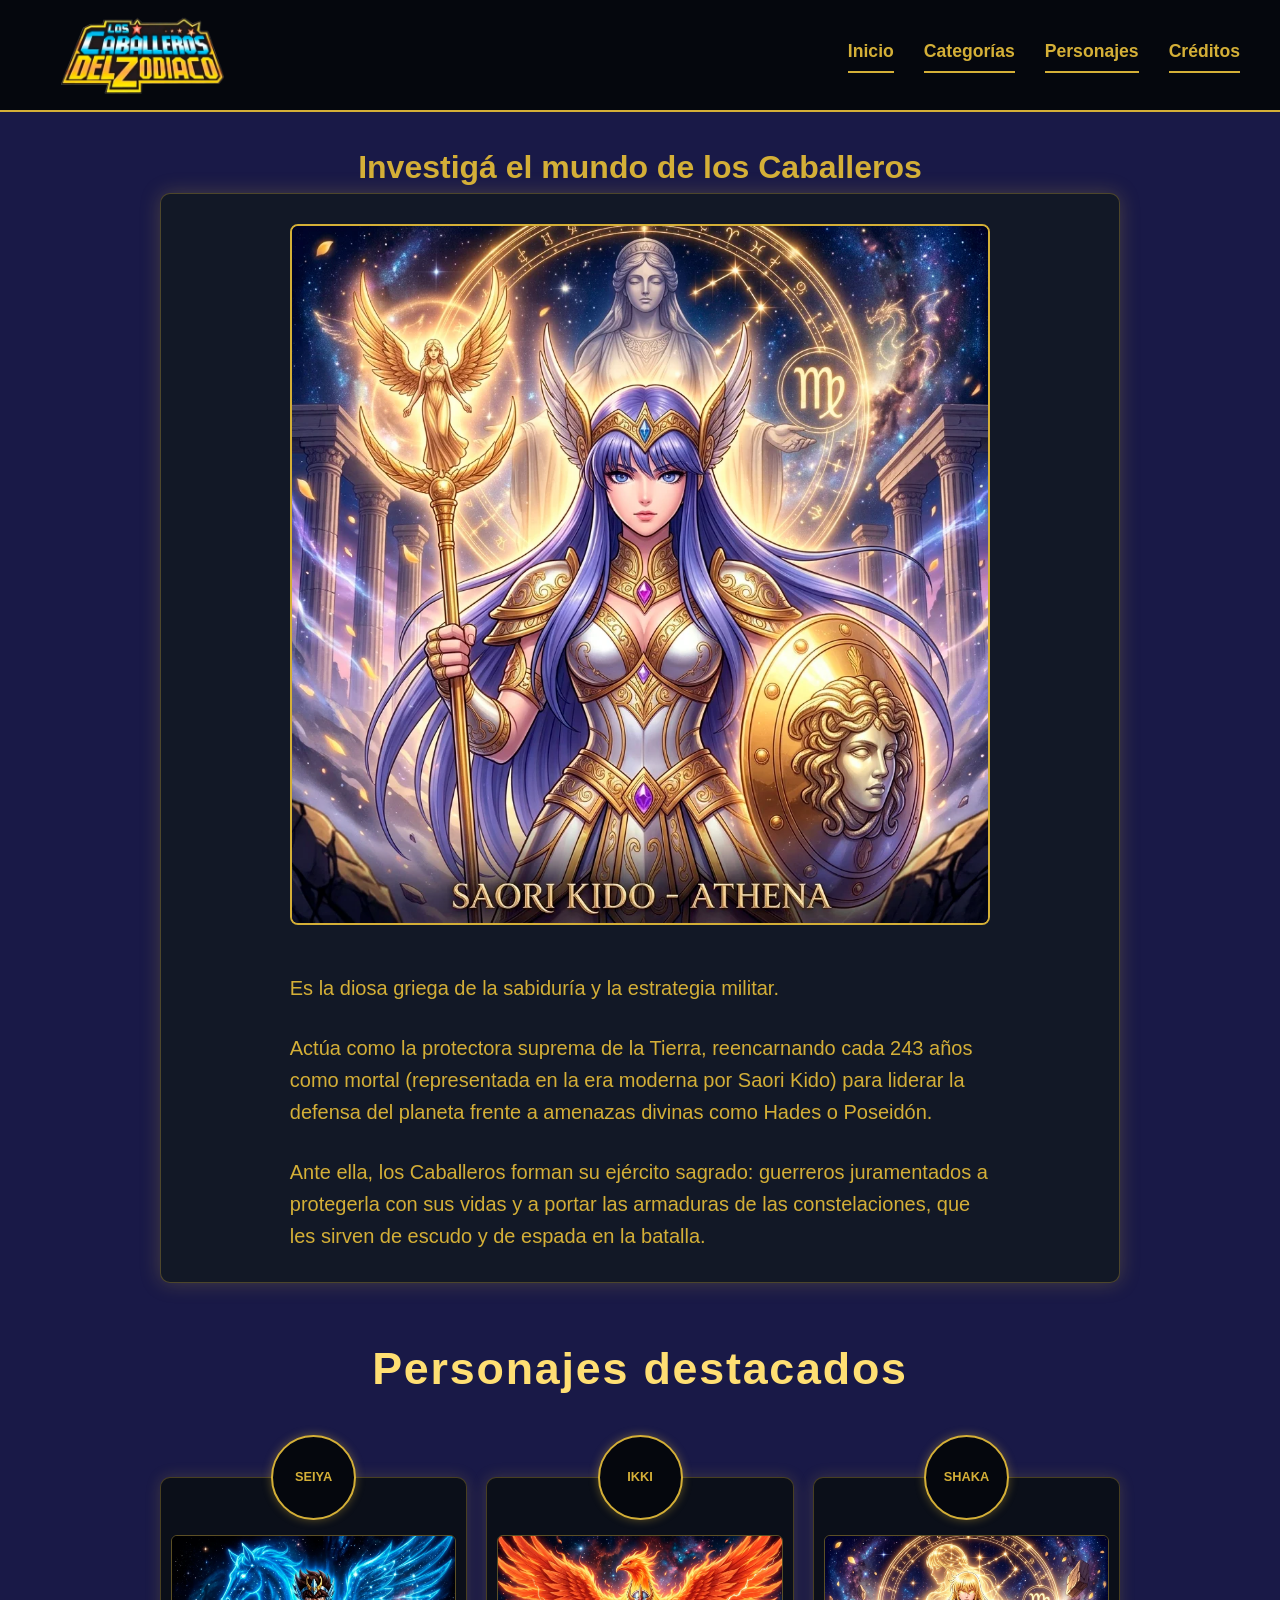
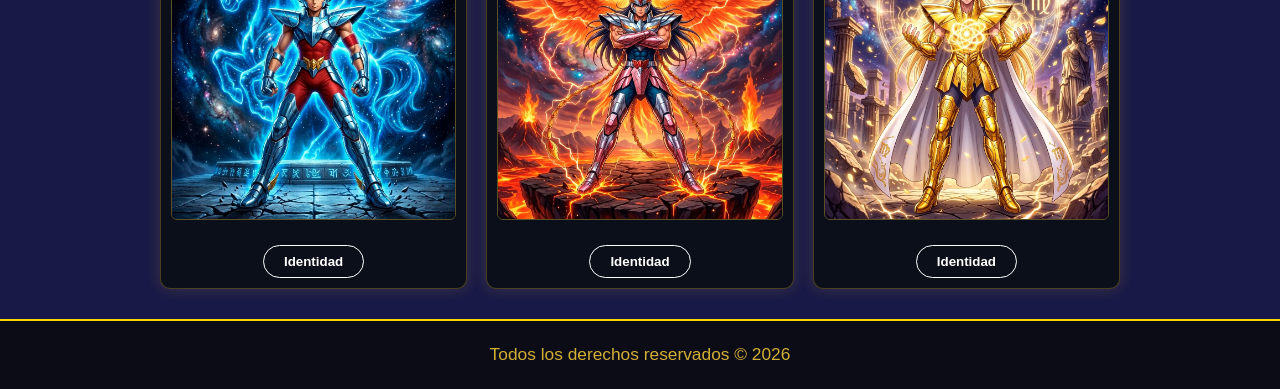
<file: index.html>
<!DOCTYPE html>
<html lang="es">
<head>
    <meta charset="UTF-8">
    <meta name="viewport" content="width=device-width, initial-scale=1.0">
    <meta name="description" content="Sitio educativo sin fines de lucro sobre Saint Seiya (Los Caballeros del Zodíaco): caballeros de Bronce, Plata y Oro, con fichas y características.">
    <title>El Mundo de los Caballeros</title>
    <link rel="stylesheet" href="css/estilos.css">
    <link rel="shortcut icon" href="img/logos/logo_nav.webp">
</head>

<body>
    <!-- Pantalla de bienvenida / Intro animada -->
<div id="intro-screen">
    <!-- Haces de luz dorada/blanca que convergen -->
    <div class="luz luz-izquierda"></div>
    <div class="luz luz-derecha"></div>
    <div class="luz luz-abajo"></div>
    <div class="luz luz-arriba"></div>

    <!-- Imagen del logo exclusivo para la animación -->
    <img src="img/logos/logo_principal.webp" alt="Logo Intro" class="logo-animado">
</div>
   <header>
    <nav>
        <a href="index.html" class="logo-nav">
            <img src="img/logos/logo_nav.webp" alt="Logo Los Caballeros del Zodíaco"> </a>
        <a href="index.html">Inicio</a>
        <a href="categorias.html">Categorías</a>
        <a href="personajes.html">Personajes</a>
        <a href="creditos.html">Créditos</a>
    </nav>
</header>
    <main>
        <h1>Investigá el mundo de los Caballeros</h1>

        <section class="seccion-athena">
            <!-- Imagen central de Athena añadida -->
            <div class="athena-container">
                <img src="img/principal/athena.webp" alt="Saori Kido (Athena)">
            </div>

            <p>Es la diosa griega de la sabiduría y la estrategia militar.</p>

            <p>Actúa como la protectora suprema de la Tierra, reencarnando cada 243 años como mortal (representada en la era
                moderna por Saori Kido) para liderar la defensa del planeta frente a amenazas divinas como Hades o Poseidón.</p>

            <p>Ante ella, los Caballeros forman su ejército sagrado: guerreros juramentados a protegerla con sus vidas y a
                portar las armaduras de las constelaciones, que les sirven de escudo y de espada en la batalla.</p>
        </section>

    <h2 class="titulo-personajes">Personajes destacados</h2>
        <div class="contenedor-personajes">      
            <div class="Seiya">
                 <h3>SEIYA</h3>
                <img src="img/principal/seiya.webp" alt="Seiya de Pegaso">
                <button type="button" class="btn-identidad" data-personaje="seiya">Identidad</button>
            </div>

            <div class="Ikki">
                <h3>IKKI</h3>
                <img src="img/principal/ikki.webp" alt="Ikki de Fénix">
                <button type="button" class="btn-identidad" data-personaje="ikki">Identidad</button>
            </div>

            <div class="Shaka">
                <h3>SHAKA</h3>
                <img src="img/principal/shaka.webp" alt="Shaka de Virgo">
                <button type="button" class="btn-identidad" data-personaje="shaka">Identidad</button>
            </div>
        </div>
</main>

<!-- VENTANA EMERGENTE (MODAL) DE IDENTIDAD -->
    <div id="modal-identidad" class="modal-overlay">
        <div class="modal-tarjeta">
            <button id="cerrar-modal" class="btn-cerrar">&times;</button>
            <h2 id="modal-nombre">Nombre</h2>
            <div class="modal-cuerpo">
                <p><strong>Constelación:</strong> <span id="modal-constelacion">-</span></p>
                <p><strong>Origen:</strong> <span id="modal-origen">-</span></p>
                <p><strong>Categoría:</strong> <span id="modal-categoria">-</span></p>
                <p><strong>Características principales:</strong> <span id="modal-caracteristicas">-</span></p>
            </div>
        </div>
    </div>
    <!-- Botón flotante para volver arriba -->
    <button type="button" class="volver-arriba" id="volver-arriba" aria-label="Volver arriba">
        <svg viewBox="0 0 24 24" aria-hidden="true" focusable="false">
            <path d="M12 19V5M5 12l7-7 7 7" fill="none" stroke="currentColor" stroke-width="2"
                stroke-linecap="round" stroke-linejoin="round" />
        </svg>
        <span class="volver-arriba-texto">Volver arriba</span>
    </button>

<footer class="footer-sitio">
        <p>Todos los derechos reservados &COPY; 2026</p>
</footer>

<script src="js/intro.js"></script>
<script src="js/identidad-modal.js"></script>
<script src="js/volver-arriba.js"></script>

</body>

</html>
</file>
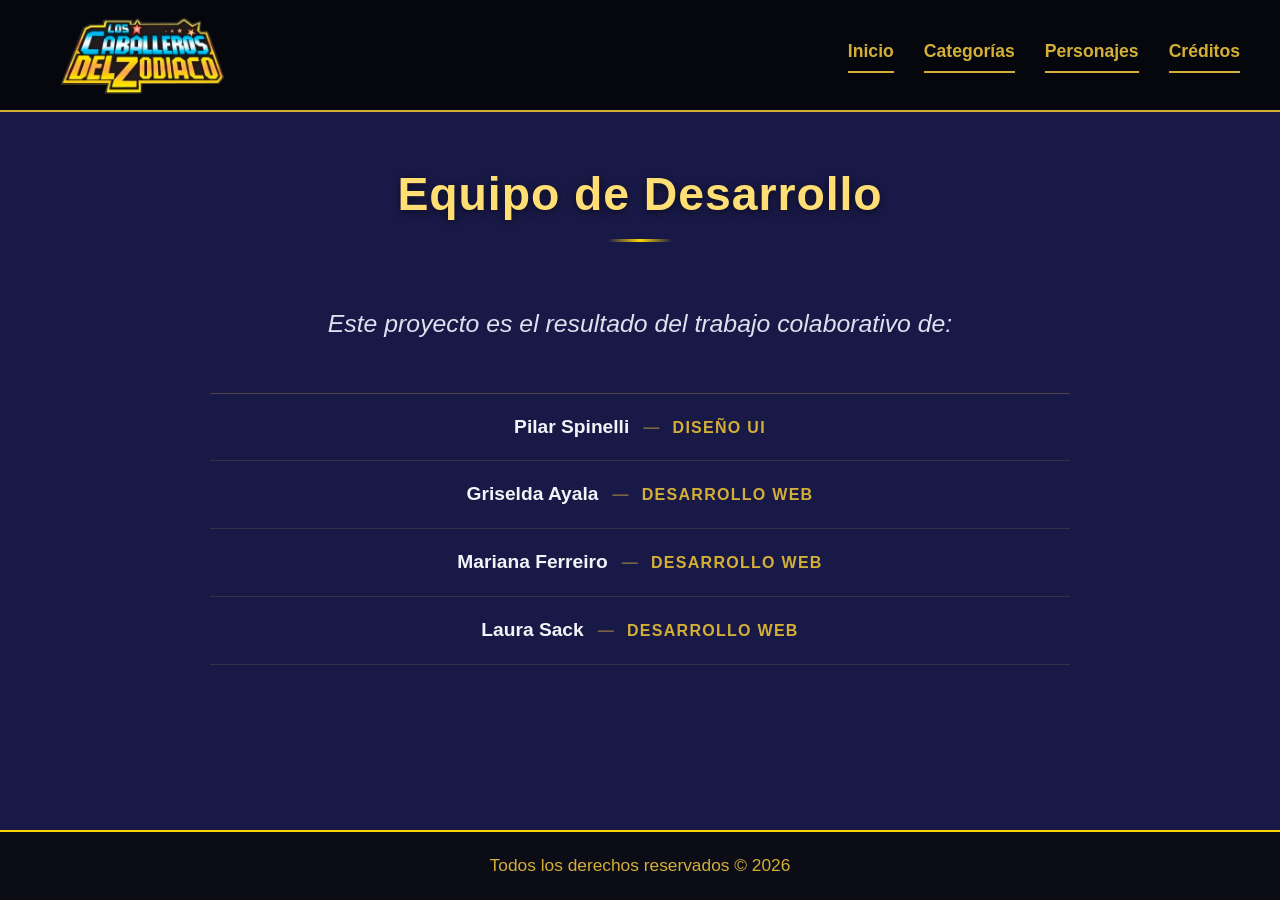
<file: creditos.html>
<!DOCTYPE html>
<html lang="es">

<head>
    <meta charset="UTF-8">
    <meta name="viewport" content="width=device-width, initial-scale=1.0">
    <meta name="description" content="Créditos de El Mundo de los Caballeros, proyecto educativo sin fines de lucro dedicado al universo de Saint Seiya (Los Caballeros del Zodíaco).">
    <title>Equipo de Desarrollo</title>
    <link rel="stylesheet" href="css/estilos.css">
    <link rel="shortcut icon" href="img/logos/logo_nav.webp">
</head>

<body>
    <header>
        <nav>
            <a href="index.html" class="logo-nav">
                <img src="img/logos/logo_nav.webp" alt="Logo Los Caballeros del Zodíaco">
            </a>
            <a href="index.html">Inicio</a>
            <a href="categorias.html">Categorías</a>
            <a href="personajes.html">Personajes</a>
            <a href="creditos.html">Créditos</a>
        </nav>
    </header>

    <main class="equipo-main">
        <h1 class="equipo-titulo">Equipo de Desarrollo</h1>
        <p class="equipo-intro">Este proyecto es el resultado del trabajo colaborativo de:</p>

        <ul class="equipo-lista">
            <li class="fila-equipo">
                <span class="fila-nombre">Pilar Spinelli</span>
                <span class="fila-rol">Diseño UI</span>
            </li>
            <li class="fila-equipo">
                <span class="fila-nombre">Griselda Ayala</span>
                <span class="fila-rol">Desarrollo web</span>
            </li>
            <li class="fila-equipo">
                <span class="fila-nombre">Mariana Ferreiro</span>
                <span class="fila-rol">Desarrollo web</span>
            </li>
            <li class="fila-equipo">
                <span class="fila-nombre">Laura Sack</span>
                <span class="fila-rol">Desarrollo web</span>
            </li>
        </ul>
    </main>

    <!-- Botón flotante para volver arriba -->
    <button type="button" class="volver-arriba" id="volver-arriba" aria-label="Volver arriba">
        <svg viewBox="0 0 24 24" aria-hidden="true" focusable="false">
            <path d="M12 19V5M5 12l7-7 7 7" fill="none" stroke="currentColor" stroke-width="2"
                stroke-linecap="round" stroke-linejoin="round" />
        </svg>
        <span class="volver-arriba-texto">Volver arriba</span>
    </button>

    <footer class="footer-sitio">
        <p>Todos los derechos reservados &COPY; 2026</p>
    </footer>

    <script src="js/volver-arriba.js"></script>
</body>

</html>
</file>
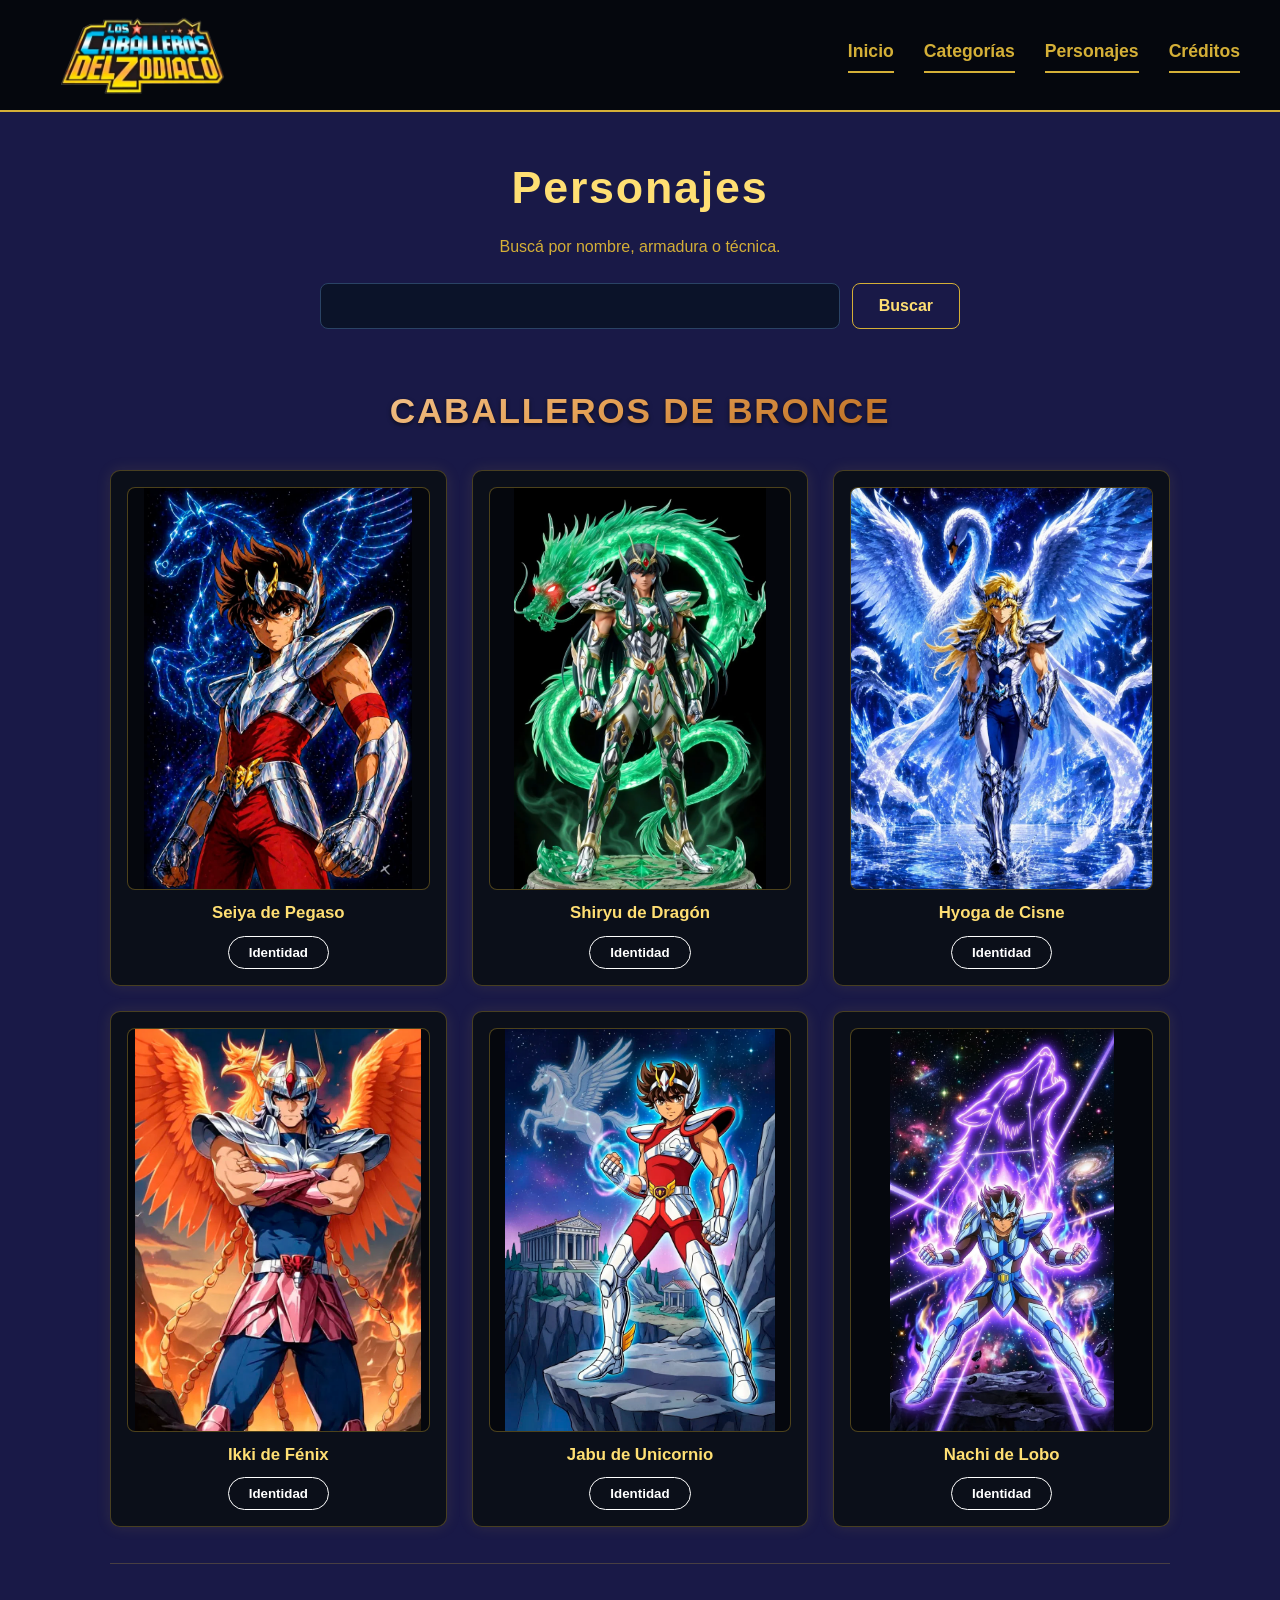
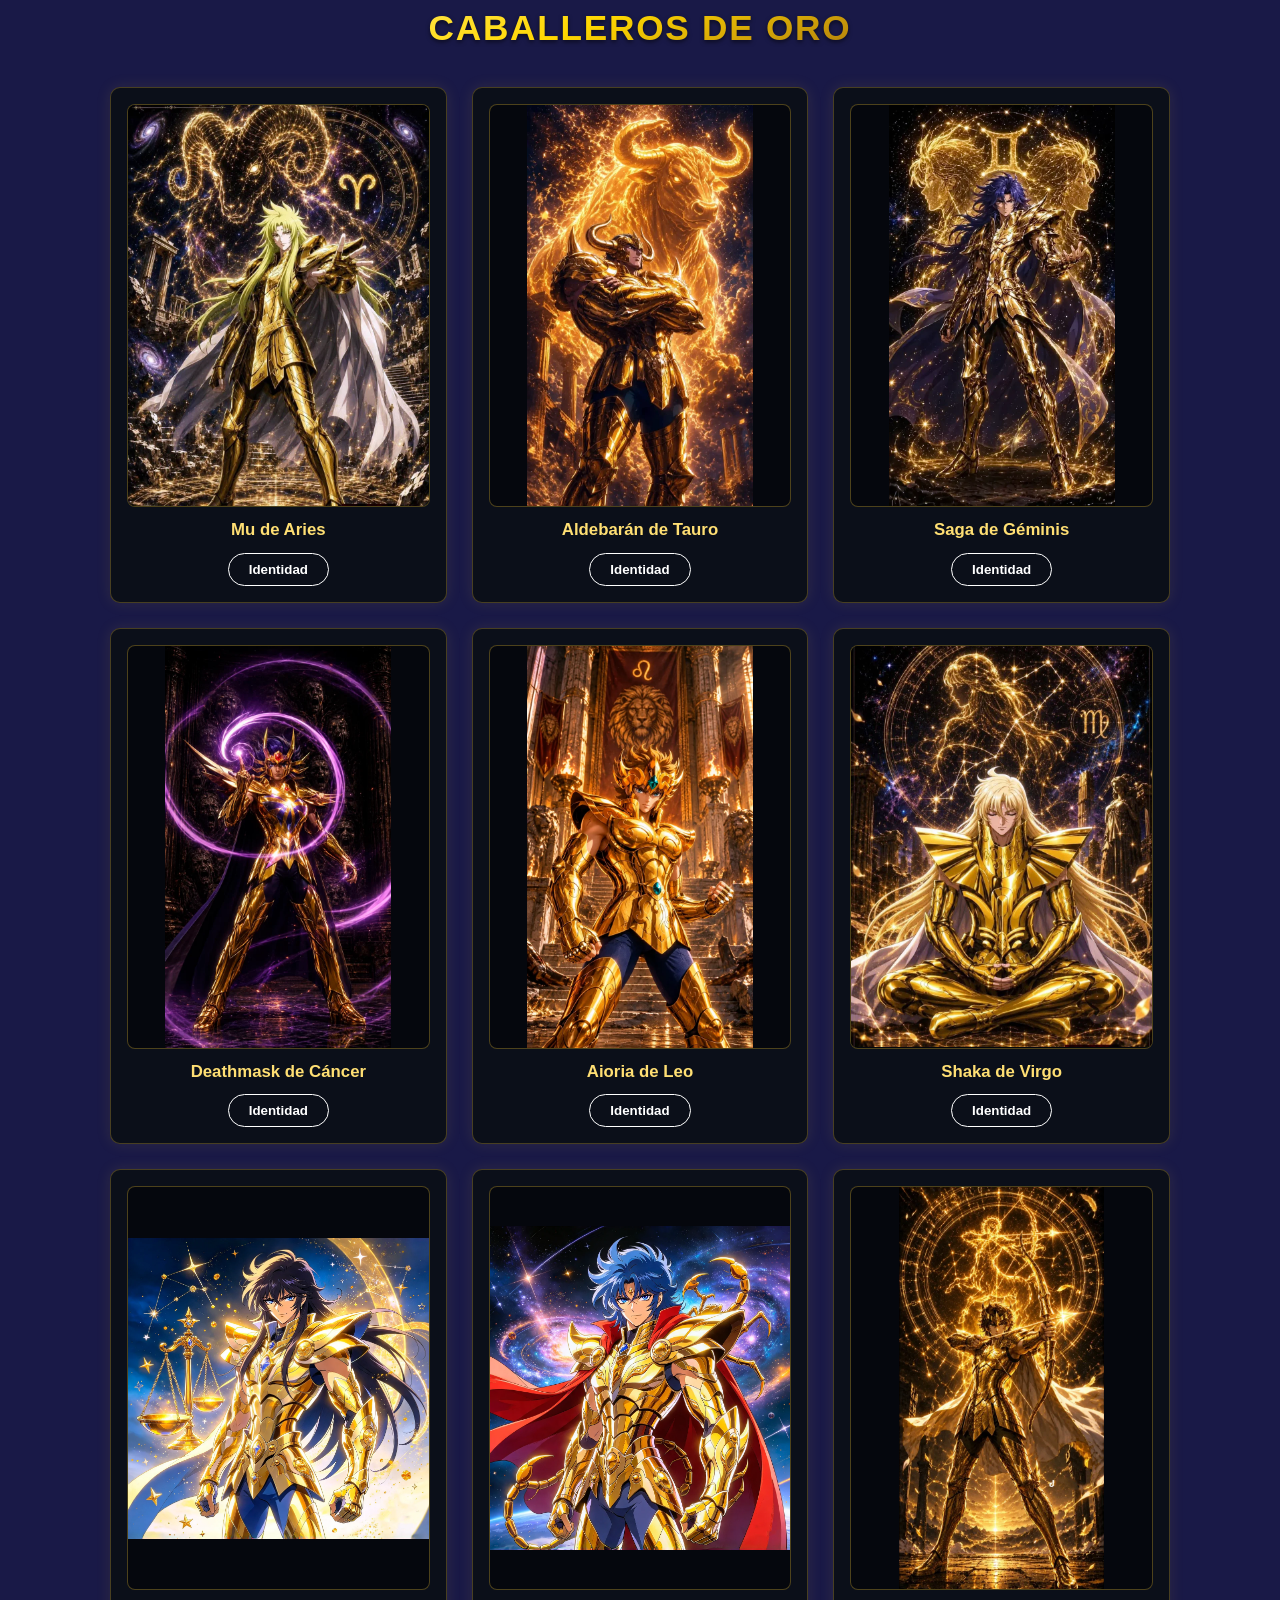
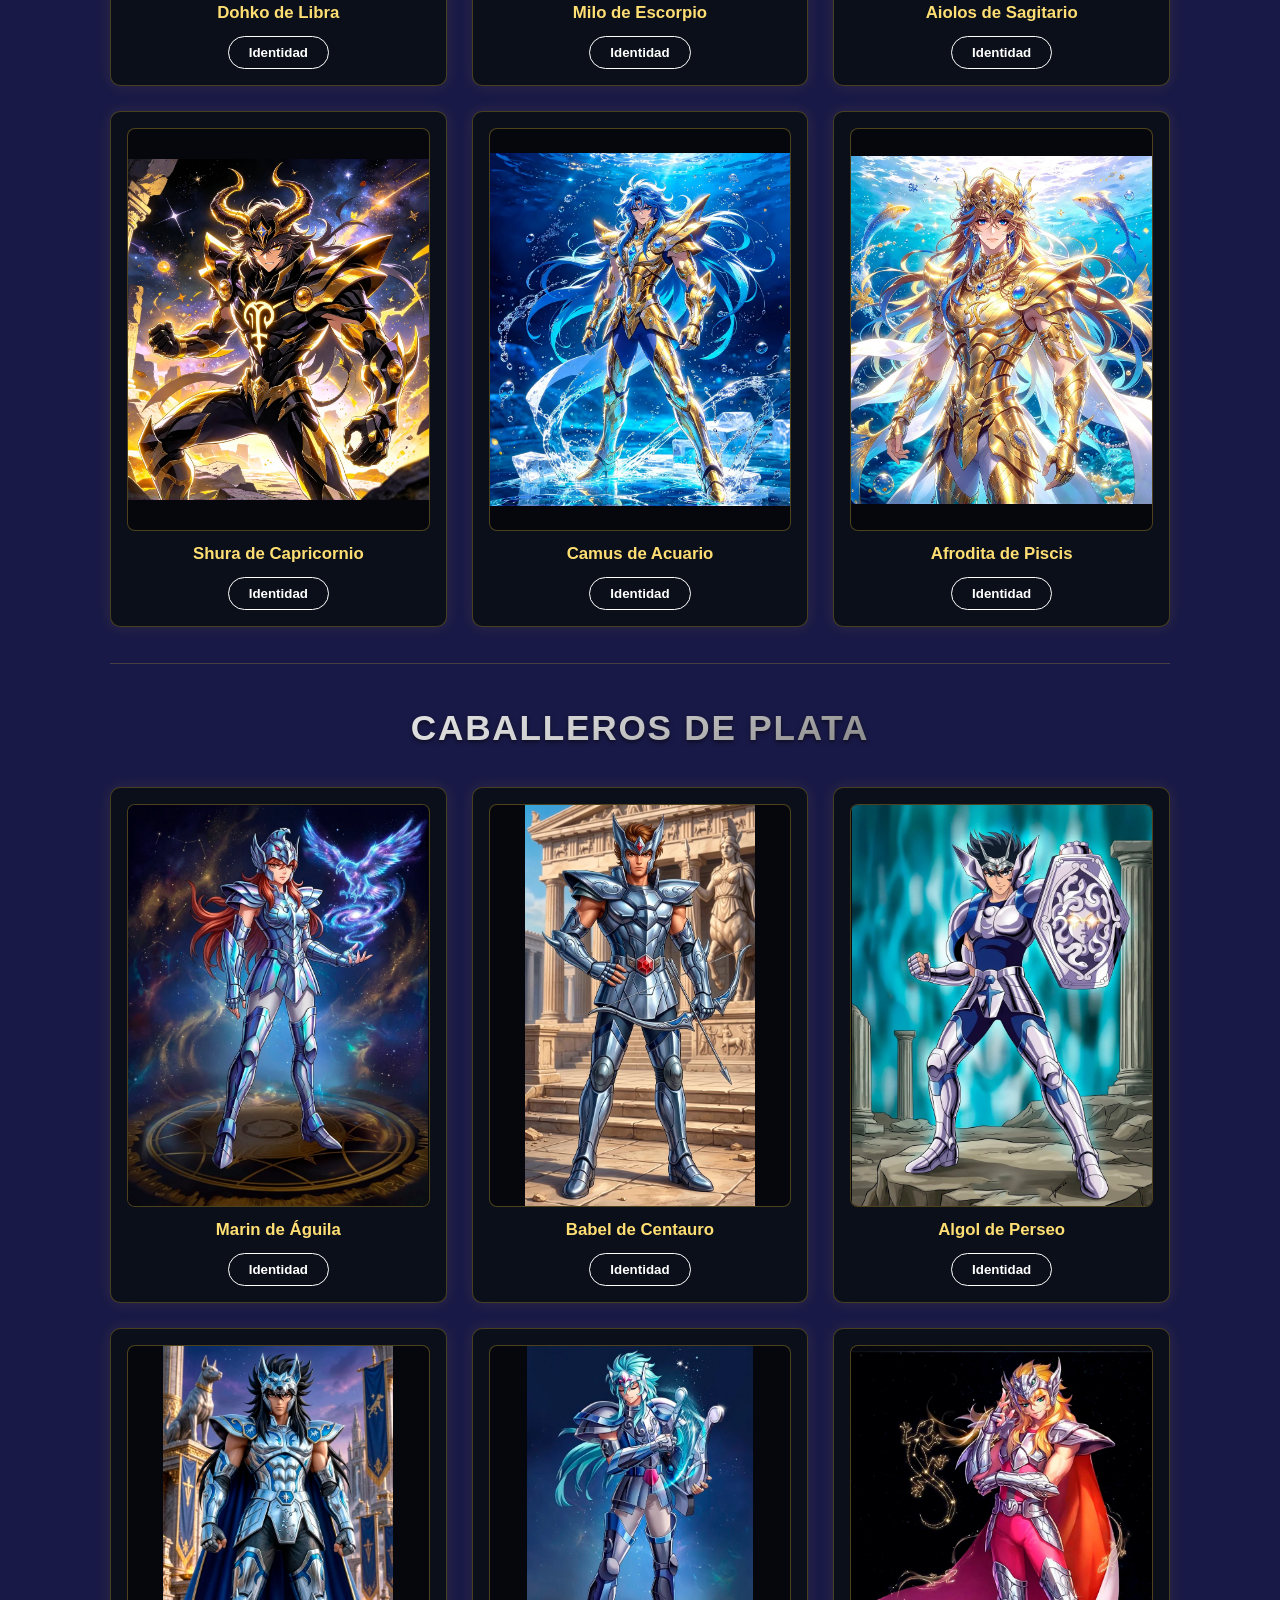
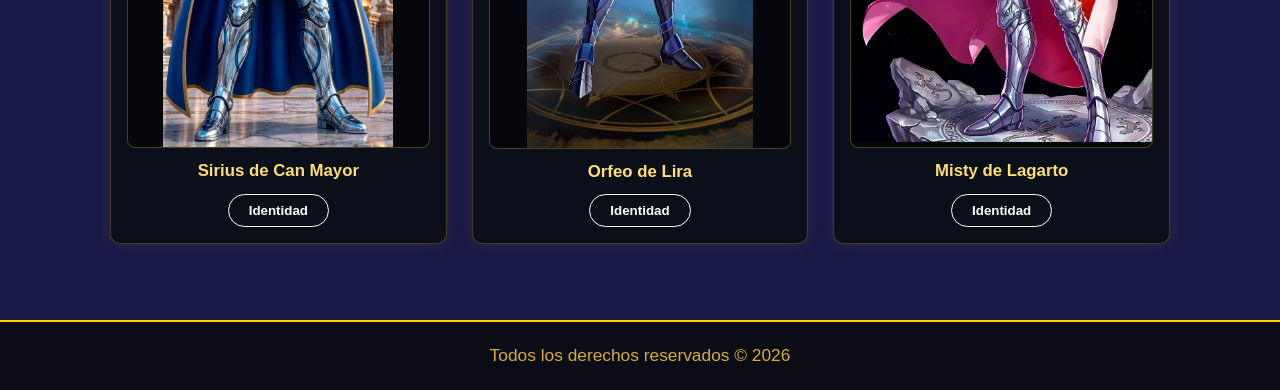
<file: personajes.html>
<!DOCTYPE html>
<html lang="es">

<head>
    <meta charset="UTF-8">
    <meta name="viewport" content="width=device-width, initial-scale=1.0">
    <meta name="description" content="Listado de personajes de Saint Seiya (Los Caballeros del Zodíaco) con buscador, fichas e imágenes: caballeros de Bronce, Plata y Oro. Proyecto educativo.">
    <title>Personajes | El Mundo de los Caballeros</title>
    <link rel="stylesheet" href="css/estilos.css">
    <link rel="shortcut icon" href="img/logos/logo_nav.webp">
</head>

<body>
    <header>
        <nav>
            <a href="index.html" class="logo-nav">
                <img src="img/logos/logo_nav.webp" alt="Logo Los Caballeros del Zodíaco">
            </a>
            <a href="index.html">Inicio</a>
            <a href="categorias.html">Categorías</a>
            <a href="personajes.html">Personajes</a>
            <a href="creditos.html">Créditos</a>
        </nav>
    </header>

    <main class="personajes-main">
        <h1 class="titulo-personajes">Personajes</h1>
        <p class="subtitulo-personajes">Buscá por nombre, armadura o técnica.</p>

        <form id="buscador-personajes" class="buscador-personajes" role="search">
            <input id="input-buscador" type="search"
                aria-label="Buscar personaje por nombre, armadura o técnica" autocomplete="off">
            <button type="submit" class="btn-buscar">Buscar</button>
        </form>

        <p id="mensaje-busqueda" class="mensaje-busqueda" role="status" hidden></p>

        <!-- El JS genera acá las secciones Bronce, Oro y Plata -->
        <div id="contenedor-personajes"></div>
    </main>

    <footer class="footer-sitio">
        <p>Todos los derechos reservados &COPY; 2026</p>
    </footer>

    <!-- Modal propio de la página de personajes -->
    <div class="modal-ficha-overlay" id="modal-ficha" role="dialog" aria-modal="true"
        aria-labelledby="modal-ficha-nombre" aria-hidden="true">
        <div class="modal-ficha-tarjeta">
            <button type="button" class="modal-ficha-cerrar" id="modal-ficha-cerrar"
                aria-label="Cerrar ficha">&times;</button>

            <div class="modal-ficha-encabezado">
                <div class="modal-ficha-foto">
                    <img id="modal-ficha-imagen" alt="" decoding="async">
                    <span class="modal-ficha-sin-imagen">Imagen no disponible</span>
                </div>
                <div>
                    <h2 class="modal-ficha-nombre" id="modal-ficha-nombre"></h2>
                    <p class="modal-ficha-categoria" id="modal-ficha-categoria"></p>
                </div>
            </div>

            <dl class="modal-ficha-datos">
                <div>
                    <dt>Altura</dt>
                    <dd id="modal-ficha-altura">—</dd>
                </div>
                <div>
                    <dt>Peso</dt>
                    <dd id="modal-ficha-peso">—</dd>
                </div>
                <div>
                    <dt>Edad</dt>
                    <dd id="modal-ficha-edad">—</dd>
                </div>
                <div>
                    <dt>Procedencia</dt>
                    <dd id="modal-ficha-procedencia">—</dd>
                </div>
                <div>
                    <dt>Armadura</dt>
                    <dd id="modal-ficha-armadura">—</dd>
                </div>
                <div>
                    <dt>Técnica</dt>
                    <dd id="modal-ficha-tecnica">—</dd>
                </div>
                <div class="modal-ficha-descripcion">
                    <dt>Descripción</dt>
                    <dd id="modal-ficha-descripcion">—</dd>
                </div>
            </dl>
        </div>
    </div>

    <!-- Botón flotante para volver arriba (aparece al llegar al final) -->
    <button type="button" class="volver-arriba" id="volver-arriba" aria-label="Volver arriba">
        <svg viewBox="0 0 24 24" aria-hidden="true" focusable="false">
            <path d="M12 19V5M5 12l7-7 7 7" fill="none" stroke="currentColor" stroke-width="2"
                stroke-linecap="round" stroke-linejoin="round" />
        </svg>
        <span class="volver-arriba-texto">Volver arriba</span>
    </button>

    <script src="data/personajes.js"></script>
    <script src="js/personajes.js"></script>
    <script src="js/volver-arriba.js"></script>
</body>

</html>
</file>
<file: css/estilos.css>
* {
    margin: 0;
    padding: 0;
    box-sizing: border-box;
}

/* ==========================================
   --- PANTALLA DE INTRO / ANIMACIÓN LOGO ---
   ========================================== */

#intro-screen {
    position: fixed;
    top: 0;
    left: 0;
    width: 100vw;
    height: 100vh;
    background-color: #05070d; 
    z-index: 9999;
    display: flex;
    justify-content: center;
    align-items: center;
    overflow: hidden;
    /* Aumentamos el tiempo total: la intro dura ahora 5.5s en total */
    animation: ocultarIntro 1s ease-in-out 5.0s forwards;
}

/* Base de los haces de luz */
.luz {
    position: absolute;
    background: linear-gradient(to right, rgba(255, 255, 255, 0.9), rgba(212, 175, 55, 0.9), rgba(255, 223, 115, 0));
    filter: blur(8px);
    box-shadow: 0 0 25px #d4af37, 0 0 40px #ffffff;
    opacity: 0;
}

/* 1. Luz desde la izquierda (Más lenta: 1.5s) */
.luz-izquierda {
    width: 60vw;
    height: 6px;
    top: 50%;
    left: -60vw;
    animation: entrarIzquierda 1.5s cubic-bezier(0.25, 1, 0.5, 1) 0.2s forwards;
}

/* 2. Luz desde la derecha (Más lenta: 1.5s) */
.luz-derecha {
    width: 60vw;
    height: 6px;
    top: 50%;
    right: -60vw;
    transform: rotate(180deg);
    animation: entrarDerecha 1.5s cubic-bezier(0.25, 1, 0.5, 1) 0.2s forwards;
}

/* 3. Luz desde abajo (Más lenta: 1.5s) */
.luz-abajo {
    width: 6px;
    height: 60vh;
    left: 50%;
    bottom: -60vh;
    background: linear-gradient(to top, rgba(255, 255, 255, 0.9), rgba(212, 175, 55, 0.9), rgba(255, 223, 115, 0));
    animation: entrarAbajo 1.5s cubic-bezier(0.25, 1, 0.5, 1) 0.2s forwards;
}

/* 4. Luz desde arriba (Más lenta: 1.5s) */
.luz-arriba {
    width: 6px;
    height: 60vh;
    left: 50%;
    top: -60vh;
    background: linear-gradient(to bottom, rgba(255, 255, 255, 0.9), rgba(212, 175, 55, 0.9), rgba(255, 223, 115, 0));
    animation: entrarArriba 1.5s cubic-bezier(0.25, 1, 0.5, 1) 0.2s forwards;
}

/* Imagen del Logo Deslizante (Más grande e imponente) */
.logo-animado {
    max-width: 480px; /* Incrementado para que se vea más grande */
    width: 85%;       /* Ocupa mayor porcentaje en pantallas chicas */
    height: auto;
    position: absolute;
    top: -350px; 
    opacity: 0;
    /* Descenso más pausado y elegante (1.5s) que arranca cuando las luces convergen (a los 1.6s) */
    animation: deslizarLogo 1.5s cubic-bezier(0.175, 0.885, 0.32, 1.275) 1.6s forwards;
}

/* --- KEYFRAMES / SECUENCIAS DE ANIMACIÓN --- */

@keyframes entrarIzquierda {
    0% { left: -60vw; opacity: 0; }
    50% { opacity: 1; }
    100% { left: 50%; opacity: 1; width: 0; }
}

@keyframes entrarDerecha {
    0% { right: -60vw; opacity: 0; }
    50% { opacity: 1; }
    100% { right: 50%; opacity: 1; width: 0; }
}

@keyframes entrarAbajo {
    0% { bottom: -60vh; opacity: 0; }
    50% { opacity: 1; }
    100% { bottom: 50%; opacity: 1; height: 0; }
}

@keyframes entrarArriba {
    0% { top: -60vh; opacity: 0; }
    50% { opacity: 1; }
    100% { top: 50%; opacity: 1; height: 0; }
}

@keyframes deslizarLogo {
    0% {
        top: -350px;
        opacity: 0;
        transform: scale(0.5);
    }
    70% {
        top: 50%;
        transform: translateY(-50%) scale(1.03); 
        opacity: 1;
        filter: drop-shadow(0 0 30px rgba(212, 175, 55, 0.9));
    }
    100% {
        top: 50%;
        transform: translateY(-50%) scale(1);
        opacity: 1;
        filter: drop-shadow(0 0 20px rgba(212, 175, 55, 0.7));
    }
}

@keyframes ocultarIntro {
    0% { opacity: 1; visibility: visible; }
    100% { opacity: 0; visibility: hidden; }
}

/* Fondo general del cuerpo (azul oscuro profundo) */
body {
    background-color: #191947; /* Azul oscuro profundo */
    color: #d4af37; /* Color dorado para el texto */
    font-family: Arial, sans-serif;
    line-height: 1.6;
    /* Columna de altura mínima para que el footer quede siempre al pie */
    min-height: 100vh;
    min-height: 100dvh;
    display: flex;
    flex-direction: column;
    align-items: center;
}

/* --- HEADER Y NAVEGACIÓN --- */
header {
    background-color: #05070d; 
    padding: 15px 30px;
    border-bottom: 2px solid #d4af37; 
}

nav {
    display: flex;
    align-items: center;
    gap: 30px;
    width: 100%;
    max-width: 1200px;
    margin: 0 auto; /* Centra la barra completa si hay espacio de sobra */
}

/* Estilo del logo: se alinea a la izquierda y se le da un margen para que no se pegue al borde */
.logo-nav {
    margin-right: auto; /* Esto empuja todo lo demás (los links) hacia la derecha */
    margin-left: 20px;  /* Separa el logo del borde izquierdo de la pantalla */
}

.logo-nav img {
    height: 80px; 
    width: auto;
    display: block;
}

/* Enlaces del nav con color dorado y la línea de vínculo abajo */
nav a:not(.logo-nav) {
    color: #d4af37; 
    text-decoration: none;
    font-weight: bold;
    font-size: 1.1rem;
    padding-bottom: 5px; /* Espacio para que la línea no quede pegada al texto */
    border-bottom: 2px solid #d4af37; /* Línea estática debajo de cada enlace */
    transition: all 0.3s ease;
}

/* Efecto al pasar el mouse por los enlaces */
nav a:not(.logo-nav):hover {
    color: #ffdf73; 
    border-bottom-color: #ffdf73; /* La línea también brilla o aclara al pasar el mouse */
    text-shadow: 0 0 5px rgba(212, 175, 55, 0.5);
}

/* --- CONTENIDO PRINCIPAL (MAIN) --- */
main {
    max-width: 1000px;
    margin: 30px auto;
    padding: 0 20px;
    text-align: center;
    flex: 1 0 auto;
    width: 100%;
}

/* Header y footer ocupan todo el ancho y no se encogen */
header,
.footer-sitio {
    flex-shrink: 0;
    align-self: stretch;
}

/* Sección Athena */
.seccion-athena {
    background-color: #121826; /* Fondo oscuro integrado al body */
    padding: 30px;
    border-radius: 10px;
    margin-bottom: 50px;
    /* Sombra dorada muy sutil */
    box-shadow: 0 0 20px rgba(212, 175, 55, 0.25);
    border: 1px solid rgba(212, 175, 55, 0.3);
}

.athena-container img {
    max-width: 78%;
    height: auto;
    border-radius: 8px;
    border: 2px solid #d4af37;
}

.seccion-athena p {
    max-width: 70ch;
    margin: 0 auto 1.4em;
    text-align: left;
    color: #d4af37; /* Aseguramos que el texto sea perfectamente legible */
}

.seccion-athena p:last-of-type {
    margin-bottom: 0;
}

/* --- CONTENEDOR DE PERSONAJES DESTACADOS  --- */
.Seiya, .Ikki, .Shaka {
    background-color: #0b0f19;
    /* Sombra dorada muy sutil para cada tarjeta */
    box-shadow: 0 0 15px rgba(212, 175, 55, 0.2);
    border: 1px solid rgba(212, 175, 55, 0.3);
    border-radius: 10px;
    padding: 10px;
    flex: 1; /* Para que se distribuyan de forma equitativa en la fila */
    max-width: 32%; /* Asegura que entren los tres juntos */
    display: flex;
    flex-direction: column;
    align-items: center;
}

/* Selector contenedor para alinear los 3 personajes uno al lado del otro */
.contenedor-personajes {
    display: flex;
    justify-content: space-between;
    gap: 10px;
    margin-top: 20px;
}

.Seiya img, .Ikki img, .Shaka img {
    width: 100%;
    height: auto;
    border-radius: 6px;
    margin-bottom: 15px;
    border: 1px solid rgba(212, 175, 55, 0.4);
}

/* Círculos dorados para los nombres de los 3 personajes */
.Seiya h3:first-of-type, 
.Ikki h3:first-of-type, 
.Shaka h3:first-of-type {
    width: 85px;
    height: 85px;
    background-color: #05070d; /* Fondo oscuro por dentro del círculo */
    border: 2px solid #d4af37;  /* Círculo de color dorado */
    border-radius: 50%;
    display: flex;
    align-items: center;
    justify-content: center;
    margin: -53px auto 15px auto; /* Efecto flotante sobre la imagen */
    font-size: 0.8rem;
    color: #d4af37;             /* Letras doradas */
    text-align: center;
    box-shadow: 0 0 10px rgba(212, 175, 55, 0.4);
}

/* Botones de Identidad */
.btn-identidad {
    background-color: transparent;
    color: #ffffff;
    border: 1px solid #ffffff;
    padding: 8px 20px;
    border-radius: 20px;
    cursor: pointer;
    font-weight: bold;
    margin-top: 10px;
    transition: all 0.3s ease;
}

.btn-identidad:hover {
    background-color: #d4af37;
    border-color: #d4af37;
    color: #0b0f19;
}

/* Botones de Categorias */
.btn-categoria {
    display: inline-flex;
    align-items: center;
    justify-content: center;
    gap: 10px;
    width: 240px;
    min-height: 56px;
    padding: 14px 20px;
    border: 1px solid rgba(0, 0, 0, 0.45);
    border-radius: 10px;
    font-family: 'Segoe UI', Tahoma, Geneva, Verdana, sans-serif;
    font-weight: 800;
    font-size: 1rem;
    letter-spacing: 0.02em;
    color: #111111;
    text-decoration: none;
    cursor: pointer;
    background: linear-gradient(180deg,
            var(--metal-light) 0%,
            var(--metal) 45%,
            var(--metal-dark) 100%);
    box-shadow:
        inset 0 1px 0 rgba(255, 255, 255, 0.75),
        inset 0 -3px 0 rgba(0, 0, 0, 0.25),
        0 5px 0 var(--metal-edge),
        0 8px 14px rgba(0, 0, 0, 0.35);
    transition: transform 0.12s ease, box-shadow 0.12s ease, filter 0.2s ease;
}

.btn-categoria:hover {
    filter: brightness(1.08);
    transform: translateY(-1px);
    box-shadow:
        inset 0 1px 0 rgba(255, 255, 255, 0.85),
        inset 0 -3px 0 rgba(0, 0, 0, 0.25),
        0 6px 0 var(--metal-edge),
        0 10px 18px rgba(0, 0, 0, 0.4);
}

.btn-categoria:active {
    transform: translateY(4px);
    box-shadow:
        inset 0 2px 4px rgba(0, 0, 0, 0.35),
        0 1px 0 var(--metal-edge),
        0 3px 6px rgba(0, 0, 0, 0.3);
}

.btn-categoria:focus-visible {
    outline: 2px solid #ffffff;
    outline-offset: 3px;
}

.btn-categoria .text-arrow {
    transition: transform 0.3s ease;
}

.btn-categoria:hover .text-arrow {
    transform: translateX(4px);
}

.btn-bronce {
    --metal-light: #f3c08a;
    --metal: #cd7f32;
    --metal-dark: #8a4a18;
    --metal-edge: #5a2e0c;
}

.btn-oro {
    --metal-light: #fff3a6;
    --metal: #ffd700;
    --metal-dark: #b8860b;
    --metal-edge: #7a5c00;
}

.btn-plata {
    --metal-light: #ffffff;
    --metal: #d0d0d0;
    --metal-dark: #8e8e8e;
    --metal-edge: #5f5f5f;
}

/* ==========================================
   --- VENTANA EMERGENTE (MODAL) ---
   ========================================== */

/* Fondo translúcido que cubre toda la pantalla */
.modal-overlay {
    position: fixed;
    inset: 0;
    padding: 16px;
    background-color: rgba(5, 7, 13, 0.85); /* Vidrio ahumado / translúcido oscuro */
    display: flex;
    justify-content: center;
    align-items: center;
    z-index: 10000;
    opacity: 0;
    visibility: hidden;
    transition: all 0.3s ease-in-out;
}

/* Clase que activaremos con JS para mostrar el modal */
.modal-overlay.activo {
    opacity: 1;
    visibility: visible;
}

/* Tarjeta interna del modal */
.modal-tarjeta {
    background-color: #0b0f19;
    border: 2px solid #d4af37;
    box-shadow: 0 0 30px rgba(212, 175, 55, 0.4);
    border-radius: 12px;
    padding: 35px 30px;
    width: 100%;
    max-width: 500px;
    max-height: calc(100vh - 32px);
    max-height: calc(100dvh - 32px);
    overflow-y: auto;
    position: relative;
    color: #ffffff;
    text-align: left;
    transform: translateY(-20px);
    transition: transform 0.3s ease-in-out;
}

.modal-overlay.activo .modal-tarjeta {
    transform: translateY(0);
}

/* Título dentro del modal */
.modal-tarjeta h2 {
    color: #ffdf73;
    font-size: 1.6rem;
    margin-bottom: 20px;
    border-bottom: 1px solid rgba(212, 175, 55, 0.3);
    padding-bottom: 10px;
    text-align: center;
}

/* Textos de los campos */
.modal-cuerpo p {
    margin-bottom: 12px;
    font-size: 1.05rem;
    color: #d4af37;
}

.modal-cuerpo p strong {
    color: #ffffff;
}

/* Botón de cerrar (la 'X') */
.btn-cerrar {
    position: absolute;
    top: 15px;
    right: 20px;
    background: transparent;
    border: none;
    color: #d4af37;
    font-size: 1.8rem;
    cursor: pointer;
    font-weight: bold;
    transition: color 0.2s ease;
}

.btn-cerrar:hover {
    color: #ffdf73;
    text-shadow: 0 0 8px rgba(212, 175, 55, 0.8);
}


/* --- GRILLA DE TARJETAS (3 por línea) --- */
.grilla-cards {
    display: grid;
    grid-template-columns: repeat(3, 1fr); /* Fuerza exactamente 3 columnas en escritorio */
    gap: 25px;
    margin-top: 30px;
}

/* --- CRÉDITOS / EQUIPO DE DESARROLLO --- */

.equipo-main {
    max-width: 1080px;
    margin: 0 auto;
    padding: 56px 20px 72px;
    text-align: center;
}

.equipo-titulo {
    margin: 0;
    font-size: clamp(2rem, 5vw, 2.9rem);
    font-weight: 800;
    line-height: 1.15;
    letter-spacing: 0.02em;
    color: #ffdf73;
    text-shadow: 0 2px 8px rgba(0, 0, 0, 0.55);
}

.equipo-titulo::after {
    content: "";
    display: block;
    width: 64px;
    height: 3px;
    margin: 18px auto 0;
    border-radius: 2px;
    background: linear-gradient(90deg, transparent, #ffd700, transparent);
}

/* Frase colaborativa: una sola línea, grande y en cursiva */
.equipo-intro {
    max-width: none;
    margin: 2.6em auto 0;
    font-size: clamp(1.2rem, 2.6vw, 1.55rem);
    font-style: italic;
    line-height: 1.4;
    color: #dbe2ee;
    white-space: nowrap;
}

/* Lista centrada de integrantes */
.equipo-lista {
    max-width: 860px;
    margin: 3.2em auto 0;
    padding: 0;
    list-style: none;
    border-top: 1px solid rgba(212, 175, 55, 0.28);
}

.fila-equipo {
    display: flex;
    flex-wrap: wrap;
    justify-content: center;
    align-items: baseline;
    gap: 4px 14px;
    padding: 18px 6px;
    border-bottom: 1px solid rgba(212, 175, 55, 0.16);
    text-align: center;
    transition: background 0.2s ease;
}

.fila-equipo:hover {
    background: rgba(212, 175, 55, 0.05);
}

.fila-nombre {
    font-size: 1.2rem;
    font-weight: 700;
    color: #f2f4f8;
}

.fila-rol {
    font-size: 1rem;
    font-weight: 700;
    letter-spacing: 0.08em;
    text-transform: uppercase;
    color: #d4af37;
}

/* Separador fino entre el nombre y el rol */
.fila-rol::before {
    content: "—";
    margin-right: 12px;
    color: rgba(212, 175, 55, 0.5);
}

/* Responsive de Créditos */
@media (max-width: 900px) {
    .equipo-intro {
        font-size: 1.3rem;
    }
}

@media (max-width: 640px) {
    .equipo-main {
        padding: 36px 16px 72px;
    }

    .equipo-intro {
        white-space: normal;
        font-size: 1.15rem;
    }

    .fila-equipo {
        gap: 2px 10px;
        padding: 16px 4px;
    }

    .fila-nombre {
        font-size: 1.1rem;
    }

    .fila-rol {
        font-size: 0.95rem;
    }
}

@media (prefers-reduced-motion: reduce) {
    .fila-equipo {
        transition: none;
    }
}




/* ==========================================
   --- PÁGINA DE CATEGORÍAS ---
   ========================================== */

.categorias-main {
    max-width: 1000px;
    margin: 40px auto;
    padding: 0 20px;
    text-align: left;
}

/* --- Título de la página --- */

.categorias-titulo {
    margin: 0 0 34px;
    text-align: center;
    font-size: clamp(1.7rem, 4vw, 2.5rem);
    font-weight: 800;
    line-height: 1.2;
    letter-spacing: 0.02em;
    color: #ffdf73;
    text-shadow: 0 2px 8px rgba(0, 0, 0, 0.55);
}

/* --- Pestañas + panel --- */

.categorias-tabs {
    max-width: 880px;
    margin: 0 auto;
}

.selector-categorias {
    position: relative;
    z-index: 2;
    display: flex;
    flex-wrap: wrap;
    gap: 6px;
    margin: 0;
    padding: 0 0 0 12px;
    border: 0;
}

.tab-categoria {
    display: inline-flex;
    align-items: center;
    padding: 12px 26px;
    margin-bottom: -1px;
    border: 1px solid rgba(212, 175, 55, 0.28);
    border-radius: 10px 10px 0 0;
    background: #0b0f19;
    color: rgba(212, 175, 55, 0.72);
    font-family: inherit;
    font-size: 1rem;
    font-weight: 700;
    letter-spacing: 0.04em;
    cursor: pointer;
    transition: color 0.18s ease, background 0.18s ease, border-color 0.18s ease;
}

.tab-categoria:hover {
    color: #ffdf73;
    background: #131a2e;
    border-color: rgba(212, 175, 55, 0.45);
}

.tab-categoria:focus-visible {
    outline: 2px solid #ffffff;
    outline-offset: 2px;
}

.tab-categoria[aria-selected="true"] {
    background: #10142b;
    color: #ffdf73;
    border-color: rgba(212, 175, 55, 0.55);
    border-bottom-color: #10142b;
    box-shadow: inset 0 2px 0 #ffd700;
}

/* La "x" solo se ve en la pestaña activa; el espacio queda reservado
   para que el ancho de la pestaña no salte. Va como badge circular. */
.tab-cerrar {
    display: inline-flex;
    align-items: center;
    justify-content: center;
    width: 1.4em;
    height: 1.4em;
    margin-left: 10px;
    border: 1px solid rgba(212, 175, 55, 0.5);
    border-radius: 50%;
    background: rgba(212, 175, 55, 0.12);
    color: #ffdf73;
    font-size: 1em;
    line-height: 1;
    visibility: hidden;
    transition: background 0.18s ease, color 0.18s ease, border-color 0.18s ease;
}

.tab-categoria[aria-selected="true"] .tab-cerrar {
    visibility: visible;
}

/* Al pasar el mouse, se rellena de dorado */
.tab-categoria[aria-selected="true"]:hover .tab-cerrar {
    background: #d4af37;
    color: #12162a;
    border-color: #d4af37;
}

.categorias-panel {
    position: relative;
    z-index: 1;
    padding: 38px 40px 42px;
    background: #10142b;
    border: 1px solid rgba(212, 175, 55, 0.55);
    border-radius: 12px;
    box-shadow: 0 18px 40px rgba(0, 0, 0, 0.35);
}

.categorias-aviso {
    margin: 8px 0 12px;
    text-align: center;
    font-size: 1.0625rem;
    font-style: italic;
    color: rgba(212, 175, 55, 0.8);
}

/* --- Bloque de cada categoría --- */

.categoria-bloque {
    display: block;
    padding: 0;
}

/* El atributo hidden no gana contra display:grid/block */
.categoria-bloque[hidden] {
    display: none;
}

.categoria-bloque:not([hidden]) {
    animation: categoria-aparecer 0.3s ease both;
}

@keyframes categoria-aparecer {
    from {
        opacity: 0;
        transform: translateY(10px);
    }

    to {
        opacity: 1;
        transform: translateY(0);
    }
}

.categoria-titulo {
    margin: 0 0 28px;
    text-align: center;
    position: relative;
    font-size: clamp(2.4rem, 5vw, 3.4rem);
    line-height: 1;
    font-weight: 900;
    letter-spacing: 0.06em;
    text-transform: uppercase;
    color: #d4af37; /* Fallback para navegadores sin background-clip */
    filter: drop-shadow(0 2px 2px rgba(0, 0, 0, 0.55));
}

.categoria-titulo::after {
    content: "";
    display: block;
    width: 72px;
    height: 3px;
    margin: 16px auto 0;
    border-radius: 2px;
    background: linear-gradient(90deg, transparent, var(--titulo-medio), transparent);
}

@supports ((-webkit-background-clip: text) or (background-clip: text)) {
    .categoria-titulo {
        background: linear-gradient(160deg,
                var(--titulo-claro) 0%,
                var(--titulo-medio) 45%,
                var(--titulo-oscuro) 70%,
                var(--titulo-brillo) 100%);
        -webkit-background-clip: text;
        background-clip: text;
        -webkit-text-fill-color: transparent;
        color: transparent;
    }
}

.categoria-bloque.bronce {
    --titulo-claro: #ffe6c7;
    --titulo-medio: #e6a257;
    --titulo-oscuro: #c17428;
    --titulo-brillo: #ffd9a8;
}

.categoria-bloque.oro {
    --titulo-claro: #fff6b0;
    --titulo-medio: #ffd700;
    --titulo-oscuro: #b8860b;
    --titulo-brillo: #fffbe0;
}

.categoria-bloque.plata {
    --titulo-claro: #ffffff;
    --titulo-medio: #d0d0d0;
    --titulo-oscuro: #8e8e8e;
    --titulo-brillo: #ffffff;
}

.categoria-texto {
    max-width: 66ch;
    margin: 0 auto 1.2em;
    color: #d4af37;
    text-align: left;
    font-size: 1.125rem;
    line-height: 1.5;
}

.categoria-texto:last-of-type {
    margin-bottom: 0;
}

.categoria-accion {
    display: flex;
    justify-content: center;
    margin-top: 2.6em;
}

/* ==========================================
   --- CARRUSEL DE PERSONAJES ---
   ========================================== */

.carrusel-overlay {
    position: fixed;
    inset: 0;
    z-index: 1000;
    display: flex;
    align-items: center;
    justify-content: center;
    padding: 24px;
    background: rgba(5, 7, 13, 0.9);
    opacity: 0;
    visibility: hidden;
    transition: opacity 0.25s ease, visibility 0s linear 0.25s;
}

.carrusel-overlay.activo {
    opacity: 1;
    visibility: visible;
    transition: opacity 0.25s ease, visibility 0s linear 0s;
}

.carrusel-contenedor {
    display: flex;
    flex-direction: column;
    width: min(720px, 100%);
    max-height: calc(100vh - 48px);
    padding: 20px 22px 24px;
    text-align: center;
    background: linear-gradient(180deg, #151b2b 0%, #0b0f19 100%);
    border: 1px solid rgba(212, 175, 55, 0.45);
    border-radius: 16px;
    box-shadow: 0 0 30px rgba(212, 175, 55, 0.25);
    transform: translateY(12px) scale(0.98);
    transition: transform 0.25s ease;
}

.carrusel-overlay.activo .carrusel-contenedor {
    transform: translateY(0) scale(1);
}

.carrusel-encabezado {
    display: flex;
    align-items: baseline;
    justify-content: space-between;
    gap: 16px;
    margin-bottom: 12px;
}

.carrusel-titulo {
    font-size: 1.4rem;
    color: #ffdf73;
    text-transform: uppercase;
    letter-spacing: 0.05em;
}

.carrusel-contador {
    color: #d4af37;
    font-size: 0.9rem;
    font-weight: bold;
    white-space: nowrap;
}

.carrusel-escenario {
    display: flex;
    flex: 1;
    align-items: center;
    gap: 12px;
    min-height: 0;
}

.carrusel-figura {
    display: flex;
    flex: 1;
    flex-direction: column;
    align-items: center;
    justify-content: center;
    gap: 12px;
    min-width: 0;
}

.carrusel-imagen {
    width: auto;
    height: auto;
    max-width: 100%;
    max-height: min(60vh, 520px);
    object-fit: contain;
    background: #05070d;
    border: 1px solid rgba(212, 175, 55, 0.35);
    border-radius: 10px;
}

.carrusel-nombre {
    color: #ffdf73;
    font-size: 1.15rem;
    font-weight: bold;
}

.carrusel-flecha {
    display: inline-flex;
    flex: 0 0 auto;
    align-items: center;
    justify-content: center;
    width: 48px;
    height: 48px;
    border: 1px solid rgba(212, 175, 55, 0.6);
    border-radius: 50%;
    background: rgba(5, 7, 13, 0.7);
    color: #ffdf73;
    font-size: 1.3rem;
    line-height: 1;
    cursor: pointer;
    transition: background 0.2s ease, transform 0.2s ease;
}

.carrusel-flecha:hover {
    background: rgba(212, 175, 55, 0.2);
    transform: scale(1.06);
}

.carrusel-flecha:focus-visible,
.btn-detener:focus-visible {
    outline: 2px solid #ffffff;
    outline-offset: 3px;
}

.carrusel-pie {
    display: flex;
    justify-content: center;
    margin-top: 16px;
}

.btn-detener {
    padding: 11px 30px;
    border: 1px solid #d4af37;
    border-radius: 24px;
    background: transparent;
    color: #ffdf73;
    font-size: 1rem;
    font-weight: bold;
    cursor: pointer;
    transition: background 0.2s ease, color 0.2s ease;
}

.btn-detener:hover {
    background: #d4af37;
    color: #0b0f19;
}

body.carrusel-abierto {
    overflow: hidden;
}

/* ==========================================
   --- DISEÑO RESPONSIVO (MEDIA QUERIES) ---
   ========================================== */

/* Para tablets y pantallas medianas (hasta 992px) */
@media (max-width: 992px) {
    .contenedor-personajes {
        flex-wrap: wrap;
        justify-content: center;
    }

    .Seiya, .Ikki, .Shaka {
        max-width: 45%;
        margin-bottom: 50px;
    }
}

/* Para teléfonos celulares (hasta 768px) */
@media (max-width: 768px) {
    /* Nav centrada: el logo arriba y los cuatro enlaces debajo, en fila */
    nav {
        flex-direction: row;
        flex-wrap: wrap;
        justify-content: center;
        gap: 10px 16px;
    }

    .logo-nav {
        flex: 0 0 100%;
        display: flex;
        justify-content: center;
        margin: 0 0 6px;
    }

    nav a:not(.logo-nav) {
        font-size: 1rem;
    }

    /* El círculo del nombre deja de flotar en móvil: así no tapa el título
       "Personajes destacados" ni el contenido de la tarjeta anterior. */
    .Seiya h3:first-of-type,
    .Ikki h3:first-of-type,
    .Shaka h3:first-of-type {
        margin-top: 0;
    }

    /* Imagen de Athena más grande, sin desbordar en pantallas angostas */
    .athena-container img {
        width: 100%;
        max-width: 287px;
    }

    /* Apilar los personajes uno debajo del otro */
    .contenedor-personajes {
        flex-direction: column;
        align-items: center;
    }

    .Seiya, .Ikki, .Shaka {
        max-width: 100%;
        width: 100%;
    }

    header {
        padding: 12px 15px 16px;
    }

    .grilla-cards {
        grid-template-columns: 1fr;
    }
}

.footer-sitio {
  background-color: #0b0c16;
  color: #d4af37;
  text-align: center;
  padding: 20px;
  font-family: sans-serif;
  font-size: 1.0833rem;
  border-top: 2px solid #ffd700;
}

/* Ajustes responsivos de la página de categorías y el carrusel */
@media (max-width: 768px) {
    .categorias-main {
        margin: 24px auto;
        padding: 0 16px;
    }

    .categorias-panel {
        padding: 28px 24px 32px;
    }

    .categoria-titulo {
        font-size: clamp(2rem, 12vw, 2.8rem);
    }

    .categoria-texto {
        max-width: none;
    }

    .categoria-accion {
        margin-top: 2.2em;
    }

    .btn-categoria {
        width: 100%;
        max-width: 300px;
    }

    .carrusel-overlay {
        padding: 12px;
    }

    .carrusel-contenedor {
        max-height: calc(100vh - 24px);
        padding: 16px;
    }

    .carrusel-encabezado {
        flex-direction: column;
        align-items: center;
        gap: 4px;
    }

    .carrusel-escenario {
        gap: 6px;
    }

    .carrusel-flecha {
        width: 40px;
        height: 40px;
        font-size: 1.1rem;
    }

    .carrusel-imagen {
        max-height: 52vh;
    }
}

/* Para teléfonos pequeños (hasta 480px): pestañas compactas */
@media (max-width: 480px) {
    .selector-categorias {
        padding-left: 0;
        gap: 4px;
    }

    .tab-categoria {
        flex: 1 1 auto;
        justify-content: center;
        padding: 10px 12px;
        font-size: 0.9rem;
    }

    .tab-cerrar {
        margin-left: 6px;
    }

    .categorias-panel {
        padding: 22px 18px 26px;
    }

    .categoria-texto {
        font-size: 1.0625rem;
        margin-bottom: 1.2em;
    }

    .categoria-texto:last-of-type {
        margin-bottom: 0;
    }
}

/* ==========================================
   --- PÁGINA DE PERSONAJES ---
   ========================================== */

.personajes-main {
    max-width: 1100px;
    margin: 40px auto;
    padding: 0 20px;
    text-align: center;
}

.titulo-personajes {
    color: #ffdf73;
    font-size: clamp(2rem, 5vw, 2.8rem);
    letter-spacing: 0.04em;
    margin-bottom: 10px;
}

.subtitulo-personajes {
    color: #d4af37;
    font-size: 1rem;
    margin-bottom: 24px;
}

/* --- Buscador --- */

.buscador-personajes {
    display: flex;
    gap: 12px;
    max-width: 640px;
    margin: 0 auto 18px;
}

#input-buscador {
    flex: 1;
    min-width: 0;
    padding: 13px 18px;
    background-color: #0b1329;
    border: 1px solid #2a4365;
    border-radius: 8px;
    color: #ffffff;
    font-size: 1rem;
    transition: border-color 0.3s ease, box-shadow 0.3s ease;
}

#input-buscador:focus {
    outline: none;
    border-color: #d4af37;
    box-shadow: 0 0 0 3px rgba(212, 175, 55, 0.2);
}

.btn-buscar {
    padding: 13px 26px;
    border: 1px solid #d4af37;
    border-radius: 8px;
    background-color: transparent;
    color: #ffdf73;
    font-size: 1rem;
    font-weight: bold;
    cursor: pointer;
    transition: background-color 0.2s ease, color 0.2s ease;
}

.btn-buscar:hover {
    background-color: #d4af37;
    color: #0b0f19;
}

.mensaje-busqueda {
    max-width: 640px;
    margin: 0 auto 20px;
    padding: 12px 16px;
    border: 1px dashed #2a4365;
    border-radius: 8px;
    background-color: #0b1329;
    color: #a0aec0;
    font-size: 1rem;
}

.mensaje-busqueda--alerta {
    border: 1px solid #ff6b6b;
    background-color: rgba(255, 68, 68, 0.12);
    color: #ffb3b3;
    font-weight: bold;
    box-shadow: 0 0 18px rgba(255, 68, 68, 0.25);
    animation: sacudirMensaje 0.45s ease-in-out 1;
}

.mensaje-busqueda--alerta::before {
    content: "⚠ ";
    color: #ff8a8a;
}

@keyframes sacudirMensaje {
    0%,
    100% {
        transform: translateX(0);
    }

    20% {
        transform: translateX(-6px);
    }

    40% {
        transform: translateX(6px);
    }

    60% {
        transform: translateX(-4px);
    }

    80% {
        transform: translateX(4px);
    }
}

#input-buscador.sin-resultados {
    border-color: #ff6b6b;
    box-shadow: 0 0 0 3px rgba(255, 107, 107, 0.25);
}

/* --- Secciones por categoría --- */

.seccion-categoria {
    padding: 36px 0;
    border-bottom: 1px solid rgba(212, 175, 55, 0.25);
}

.seccion-categoria:last-child {
    border-bottom: none;
}

.titulo-categoria-personajes {
    margin: 0 0 24px;
    font-size: clamp(1.6rem, 4vw, 2.2rem);
    font-weight: 900;
    letter-spacing: 0.05em;
    text-transform: uppercase;
    color: #d4af37;
    filter: drop-shadow(0 2px 2px rgba(0, 0, 0, 0.55));
}

@supports ((-webkit-background-clip: text) or (background-clip: text)) {
    .titulo-categoria-personajes {
        background: linear-gradient(160deg,
                var(--titulo-claro) 0%,
                var(--titulo-medio) 45%,
                var(--titulo-oscuro) 70%,
                var(--titulo-brillo) 100%);
        -webkit-background-clip: text;
        background-clip: text;
        -webkit-text-fill-color: transparent;
        color: transparent;
    }
}

.seccion-categoria.bronce {
    --titulo-claro: #ffe6c7;
    --titulo-medio: #e6a257;
    --titulo-oscuro: #c17428;
    --titulo-brillo: #ffd9a8;
}

.seccion-categoria.oro {
    --titulo-claro: #fff6b0;
    --titulo-medio: #ffd700;
    --titulo-oscuro: #b8860b;
    --titulo-brillo: #fffbe0;
}

.seccion-categoria.plata {
    --titulo-claro: #ffffff;
    --titulo-medio: #d0d0d0;
    --titulo-oscuro: #8e8e8e;
    --titulo-brillo: #ffffff;
}

/* --- Cards uniformes --- */

.card-personaje {
    display: flex;
    flex-direction: column;
    align-items: center;
    gap: 12px;
    height: 100%;
    padding: 16px;
    background-color: #0b0f19;
    border: 1px solid rgba(212, 175, 55, 0.3);
    border-radius: 10px;
    box-shadow: 0 0 15px rgba(212, 175, 55, 0.12);
    transition: transform 0.25s ease, box-shadow 0.25s ease, border-color 0.25s ease;
}

.card-personaje:hover {
    transform: translateY(-4px);
    border-color: rgba(212, 175, 55, 0.6);
    box-shadow: 0 8px 22px rgba(0, 0, 0, 0.35), 0 0 18px rgba(212, 175, 55, 0.25);
}

.card-personaje-imagen {
    width: 100%;
    aspect-ratio: 3 / 4;
    display: flex;
    align-items: center;
    justify-content: center;
    overflow: hidden;
    background-color: #05070d;
    border: 1px solid rgba(212, 175, 55, 0.35);
    border-radius: 8px;
}

.card-personaje-imagen img {
    width: 100%;
    height: 100%;
    object-fit: contain;
}

.card-personaje-nombre {
    color: #ffdf73;
    font-size: 1.05rem;
    line-height: 1.3;
    text-align: center;
}

.card-personaje .btn-identidad {
    margin-top: auto;
}

/* Resaltado de coincidencias del buscador */

.card-personaje.resaltado {
    border-color: #ffdf73;
    box-shadow: 0 0 0 2px rgba(255, 223, 115, 0.85), 0 0 26px rgba(255, 215, 0, 0.55);
    animation: pulsoResaltado 1.1s ease-in-out 2;
}

@keyframes pulsoResaltado {
    0%,
    100% {
        box-shadow: 0 0 0 2px rgba(255, 223, 115, 0.85), 0 0 18px rgba(255, 215, 0, 0.4);
    }

    50% {
        box-shadow: 0 0 0 4px rgba(255, 223, 115, 1), 0 0 34px rgba(255, 215, 0, 0.75);
    }
}

/* --- Modal de ficha (propio de esta página) --- */

.modal-ficha-overlay {
    position: fixed;
    inset: 0;
    z-index: 10000;
    display: flex;
    align-items: center;
    justify-content: center;
    padding: 20px;
    background-color: rgba(5, 7, 13, 0.88);
    opacity: 0;
    visibility: hidden;
    transition: opacity 0.28s ease, visibility 0s linear 0.28s;
}

.modal-ficha-overlay.activo {
    opacity: 1;
    visibility: visible;
    transition: opacity 0.28s ease, visibility 0s linear 0s;
}

.modal-ficha-tarjeta {
    position: relative;
    width: 100%;
    max-width: 620px;
    max-height: calc(100vh - 40px);
    max-height: calc(100dvh - 40px);
    overflow-y: auto;
    padding: 28px;
    text-align: left;
    color: #ffffff;
    background: linear-gradient(180deg, #151b2b 0%, #0b0f19 100%);
    border: 2px solid #d4af37;
    border-radius: 14px;
    box-shadow: 0 0 34px rgba(212, 175, 55, 0.4);
    transform: translateY(-18px) scale(0.98);
    transition: transform 0.28s ease;
}

.modal-ficha-overlay.activo .modal-ficha-tarjeta {
    transform: translateY(0) scale(1);
}

.modal-ficha-cerrar {
    position: absolute;
    top: 12px;
    right: 16px;
    padding: 0;
    border: none;
    background: transparent;
    color: #d4af37;
    font-size: 1.9rem;
    font-weight: bold;
    line-height: 1;
    cursor: pointer;
    transition: color 0.2s ease;
}

.modal-ficha-cerrar:hover {
    color: #ffdf73;
    text-shadow: 0 0 8px rgba(212, 175, 55, 0.8);
}

.modal-ficha-encabezado {
    display: flex;
    gap: 20px;
    align-items: center;
    margin-bottom: 22px;
    padding-bottom: 18px;
    border-bottom: 1px solid rgba(212, 175, 55, 0.3);
}

.modal-ficha-foto {
    flex: 0 0 120px;
    width: 120px;
    height: 150px;
    display: flex;
    align-items: center;
    justify-content: center;
    overflow: hidden;
    background-color: #05070d;
    border: 1px solid rgba(212, 175, 55, 0.45);
    border-radius: 8px;
}

.modal-ficha-foto img {
    width: 100%;
    height: 100%;
    object-fit: contain;
}

.modal-ficha-sin-imagen {
    display: none;
    padding: 10px;
    color: #d4af37;
    font-size: 0.85rem;
    line-height: 1.4;
    text-align: center;
}

.modal-ficha-foto img.sin-imagen {
    display: none;
}

.modal-ficha-foto img.sin-imagen + .modal-ficha-sin-imagen {
    display: block;
}

.modal-ficha-nombre {
    margin: 0 0 8px;
    color: #ffdf73;
    font-size: 1.5rem;
    line-height: 1.2;
}

.modal-ficha-categoria {
    display: inline-block;
    margin: 0;
    padding: 3px 12px;
    border: 1px solid rgba(212, 175, 55, 0.5);
    border-radius: 999px;
    background-color: rgba(212, 175, 55, 0.15);
    color: #ffdf73;
    font-size: 0.85rem;
    font-weight: bold;
}

.modal-ficha-datos {
    display: grid;
    grid-template-columns: repeat(2, minmax(0, 1fr));
    gap: 12px 22px;
    margin: 0;
}

.modal-ficha-datos > div {
    padding-bottom: 8px;
    border-bottom: 1px solid rgba(212, 175, 55, 0.18);
}

.modal-ficha-datos dt {
    color: #d4af37;
    font-size: 0.8rem;
    font-weight: bold;
    letter-spacing: 0.06em;
    text-transform: uppercase;
}

.modal-ficha-datos dd {
    margin: 2px 0 0;
    color: #ffffff;
    font-size: 1rem;
}

.modal-ficha-descripcion {
    grid-column: 1 / -1;
}

.modal-ficha-descripcion dd {
    color: #d4af37;
    line-height: 1.7;
    text-align: left;
}

body.modal-abierto {
    overflow: hidden;
}

/* --- Responsivo de la página de personajes --- */

@media (min-width: 769px) and (max-width: 992px) {
    .personajes-main .grilla-cards {
        grid-template-columns: repeat(2, 1fr);
    }
}

@media (max-width: 768px) {
    .personajes-main {
        margin: 24px auto;
        padding: 0 16px;
    }

    .buscador-personajes {
        flex-direction: column;
    }

    .btn-buscar {
        width: 100%;
    }

    .modal-ficha-tarjeta {
        max-height: calc(100vh - 24px);
        max-height: calc(100dvh - 24px);
        padding: 22px 18px;
    }

    .modal-ficha-encabezado {
        flex-direction: column;
        align-items: flex-start;
        gap: 14px;
    }

    .modal-ficha-foto {
        width: 96px;
        height: 120px;
        flex-basis: 120px;
    }

    .modal-ficha-datos {
        grid-template-columns: 1fr;
    }
}

/* ==========================================
   --- BOTÓN "VOLVER ARRIBA" (Personajes) ---
   ========================================== */

.volver-arriba {
    position: fixed;
    right: 24px;
    bottom: 24px;
    z-index: 900; /* por debajo del modal (10000) */
    display: inline-flex;
    align-items: center;
    gap: 10px;
    padding: 12px 18px;
    border: 1px solid rgba(212, 175, 55, 0.55);
    border-radius: 999px;
    background: rgba(11, 15, 25, 0.92);
    color: #ffdf73;
    font: inherit;
    font-weight: 700;
    font-size: 0.95rem;
    cursor: pointer;
    box-shadow: 0 10px 26px rgba(0, 0, 0, 0.45);
    opacity: 0;
    visibility: hidden;
    transform: translateY(14px);
    transition: opacity 0.25s ease, transform 0.25s ease, visibility 0s linear 0.25s,
        background 0.2s ease, color 0.2s ease;
}

.volver-arriba.visible {
    opacity: 1;
    visibility: visible;
    transform: translateY(0);
    transition: opacity 0.25s ease, transform 0.25s ease, visibility 0s,
        background 0.2s ease, color 0.2s ease;
}

.volver-arriba:hover {
    background: #d4af37;
    color: #12162a;
}

.volver-arriba:focus-visible {
    outline: 2px solid #ffffff;
    outline-offset: 3px;
}

.volver-arriba svg {
    width: 20px;
    height: 20px;
    flex-shrink: 0;
}

/* En pantallas chicas: solo la flecha */
@media (max-width: 560px) {
    .volver-arriba {
        right: 16px;
        bottom: 16px;
        padding: 14px;
        border-radius: 50%;
    }

    .volver-arriba-texto {
        display: none;
    }
}

@media (prefers-reduced-motion: reduce) {

    .volver-arriba,
    .volver-arriba.visible {
        transition: none;
    }
}

/* En pantallas grandes, el texto de Athena se lee como una columna alineada con la imagen */
@media (min-width: 769px) {
    .seccion-athena p {
        max-width: 78%; /* mismo ancho que la imagen de Athena */
        font-size: 1.25rem;
    }

    .seccion-athena p:first-of-type {
        margin-top: 2em;
    }

    /* El círculo del nombre sobresale 43px de la tarjeta: este aire evita que toque el título */
    .contenedor-personajes {
        margin-top: 72px;
    }
}
</file>
